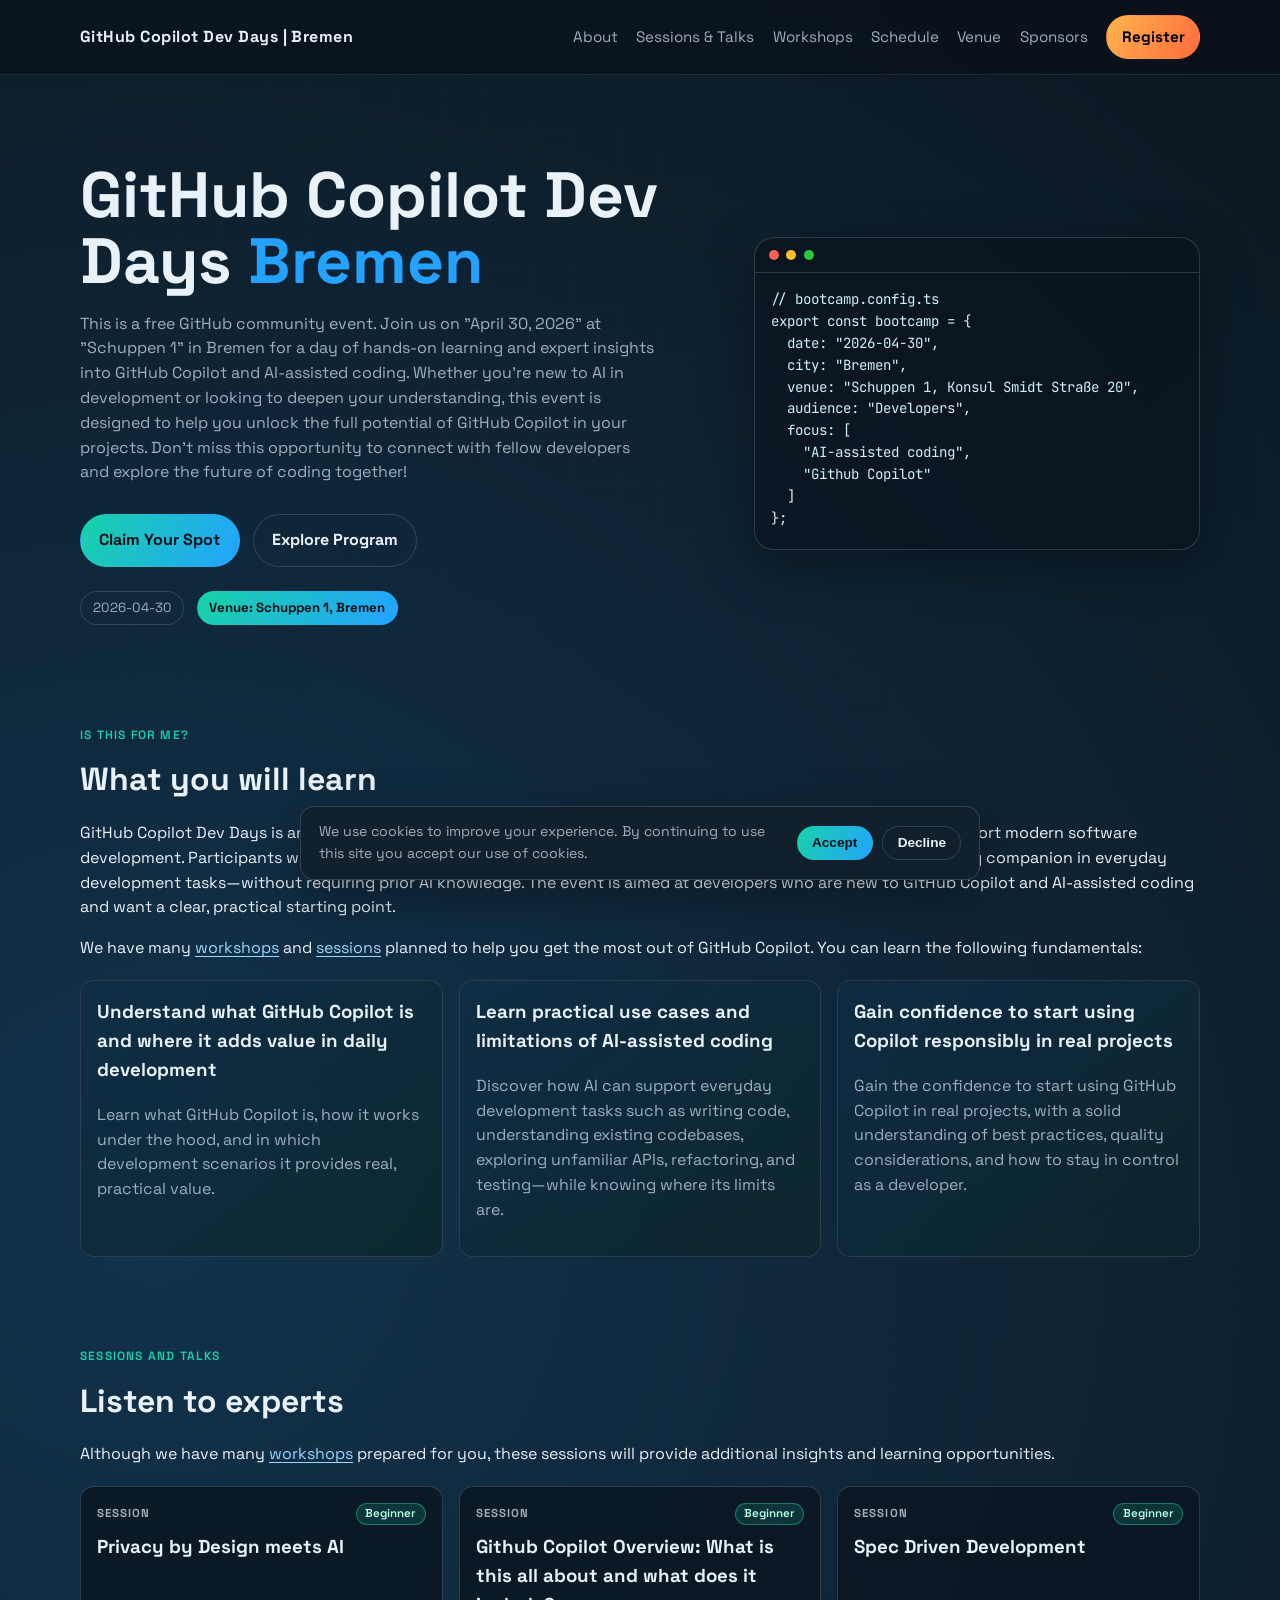
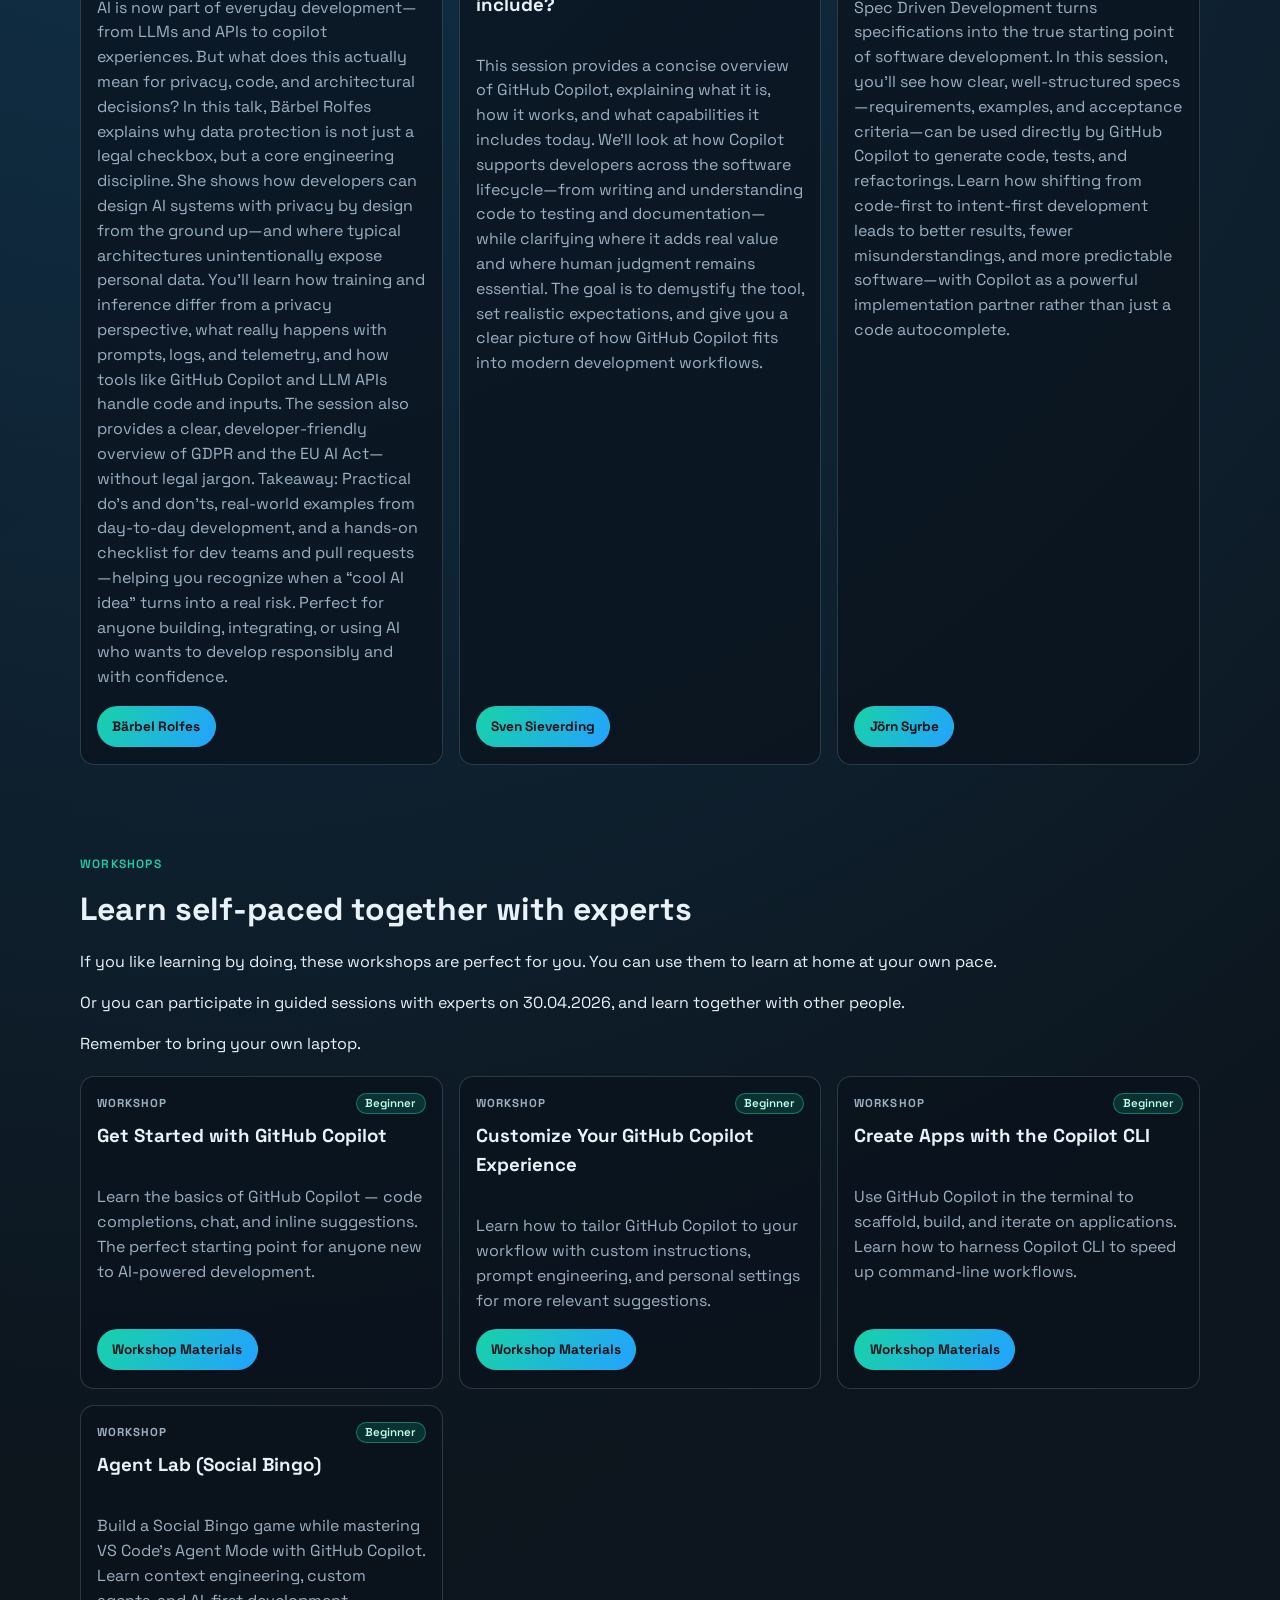
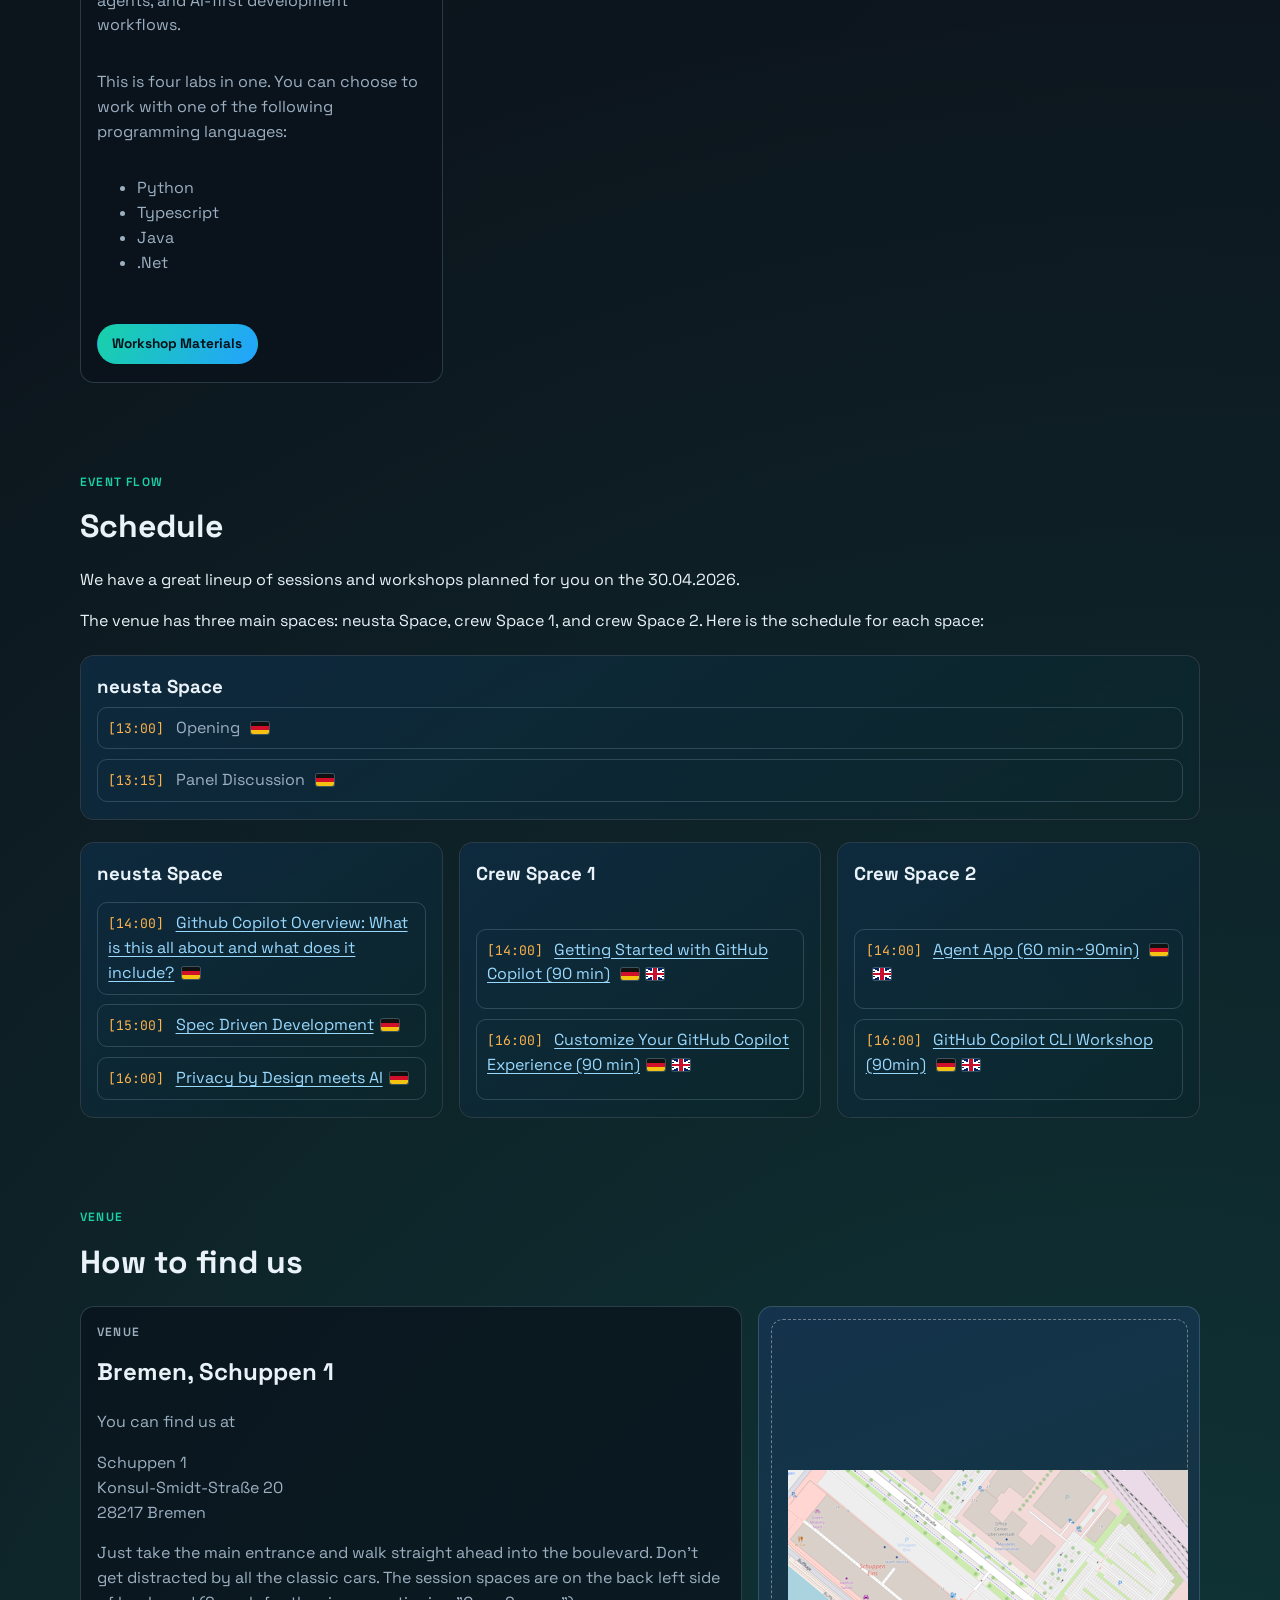
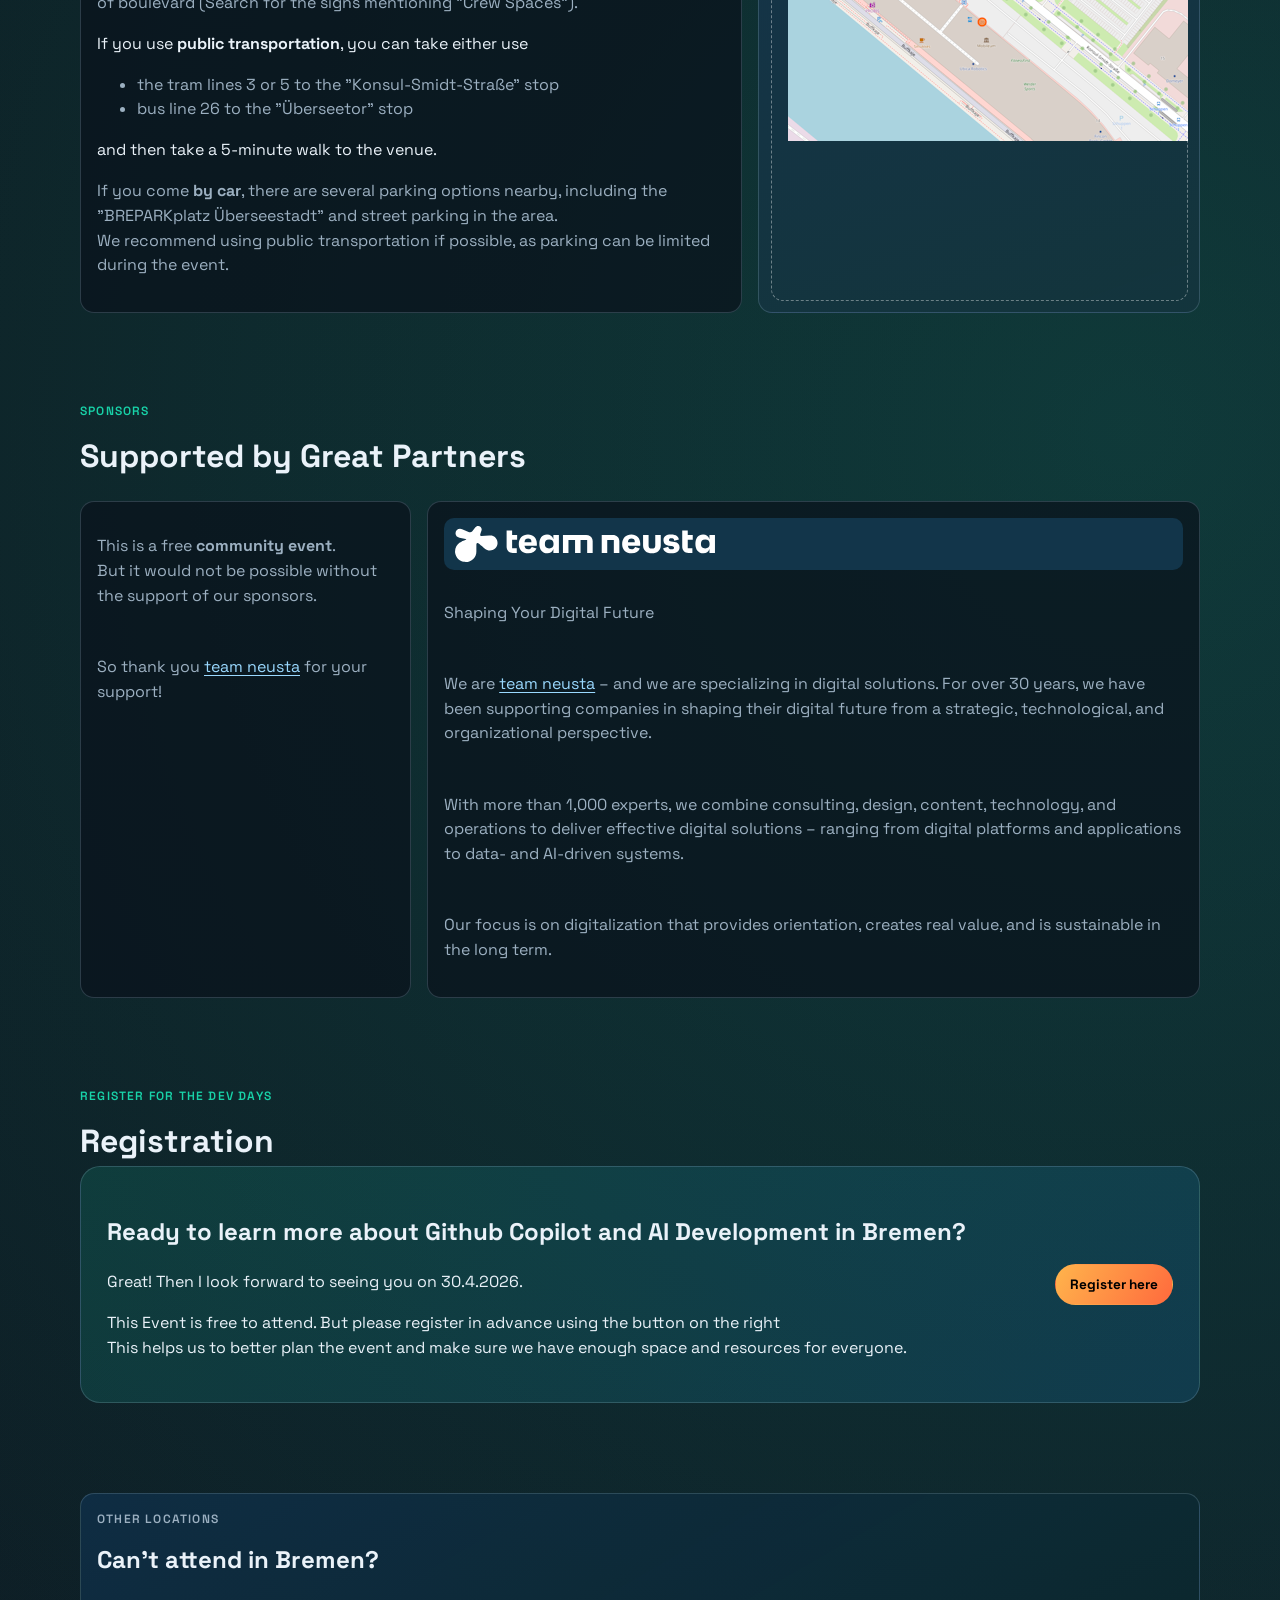
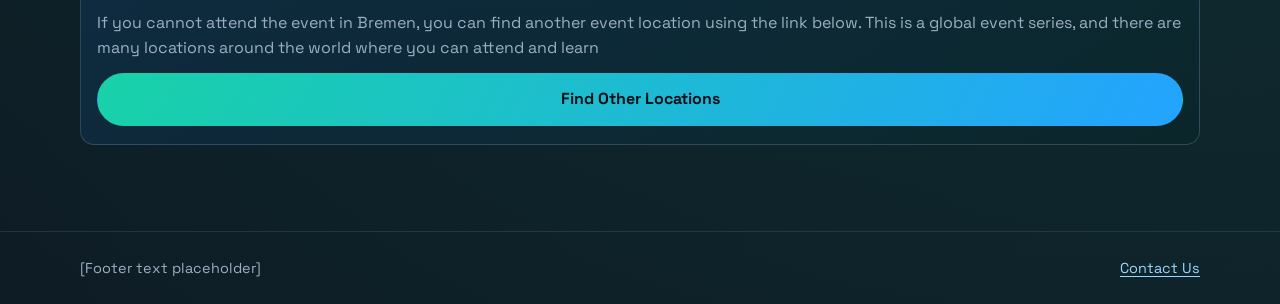
<file: index.html>
<!doctype html>
<html lang="en">

<head>
    <meta charset="UTF-8" />
    <meta name="viewport" content="width=device-width, initial-scale=1.0" />
    <title>GitHub Copilot Dev Days | Bremen</title>
    <link rel="icon" type="image/png" href="favicon.png" data-next-head="">
    <meta name="description" content="Landing page layout for GitHub Copilot Dev Days in Bremen." />
    <link rel="stylesheet" href="styles.css" />
</head>

<body>
    <div class="bg-mesh" aria-hidden="true"></div>

    <header class="site-header">
        <div class="container nav">
            <a class="brand" href="#">GitHub Copilot Dev Days | Bremen</a>
            <nav class="nav-links" aria-label="Main Navigation">
                <a href="#about">About</a>
                <a href="#sessions">Sessions & Talks</a>
                <a href="#workshops">Workshops</a>
                <a href="#schedule">Schedule</a>
                <a href="#venue">Venue</a>
                <a href="#sponsors">Sponsors</a>
                <a href="#register" class="btn btn-small nav-register">Register</a>
            </nav>
        </div>
    </header>

    <main>
        <section class="hero container">
            <div class="hero-copy reveal delay-1">             
                <h1>                    
                   GitHub Copilot Dev Days
                    <span>Bremen</span>
                </h1>
                <p class="lead">
                   This is a free GitHub community event. Join us on "April 30, 2026" at "Schuppen 1" in Bremen for a day of hands-on learning and expert insights into GitHub Copilot and AI-assisted coding. Whether you're new to AI in development or looking to deepen your understanding, this event is designed to help you unlock the full potential of GitHub Copilot in your projects. Don't miss this opportunity to connect with fellow developers and explore the future of coding together!
                </p>
                <div class="hero-actions">
                    <a href="#register" class="btn">Claim Your Spot</a>
                    <a href="#about" class="btn btn-ghost">Explore Program</a>
                </div>
                <ul class="quick-meta" aria-label="Event Highlights">
                    <li>2026-04-30</li>
                    <li class="meta-link-item">
                        <a class="quick-meta-link" href="#venue" aria-label="Jump to venue details">Venue: Schuppen 1,
                            Bremen</a>
                    </li>
                </ul>
            </div>

            <aside class="hero-panel reveal delay-2" aria-label="Code Preview Card">
                <div class="panel-header">
                    <span class="dot red"></span>
                    <span class="dot yellow"></span>
                    <span class="dot green"></span>
                </div>
                <pre><code>// bootcamp.config.ts
export const bootcamp = {
  date: "2026-04-30",
  city: "Bremen",
  venue: "Schuppen 1, Konsul Smidt Straße 20",
  audience: "Developers",
  focus: [
    "AI-assisted coding",
    "Github Copilot"
  ]
};</code></pre>
            </aside>
        </section>

        <section id="about" class="container section reveal delay-3">
            <div class="section-head">
                <p class="kicker">Is this for me?</p>
                <h2>What you will learn</h2>
            </div>
            <p>GitHub Copilot Dev Days is an introductory, hands-on event for developers who want to understand how AI can support modern software development. Participants will learn what GitHub Copilot is, how it works, and how it can be used as a practical coding companion in everyday development tasks—without requiring prior AI knowledge.
The event is aimed at developers who are new to GitHub Copilot and AI-assisted coding and want a clear, practical starting point.</p>
            <p>We have many <a href="#workshops">workshops</a> and <a href="#sessions">sessions</a> planned to help you get the most out of GitHub Copilot. You can learn the following fundamentals:</p>
            <div class="grid cards-3">
                <article class="card card-accent">
                    <h3>Understand what GitHub Copilot is and where it adds value in daily development</h3>                 
                    <p>Learn what GitHub Copilot is, how it works under the hood, and in which development scenarios it provides real, practical value.</p>
                </article>
                <article class="card card-accent">
                    <h3>Learn practical use cases and limitations of AI-assisted coding</h3>
                    <p>Discover how AI can support everyday development tasks such as writing code, understanding existing codebases, exploring unfamiliar APIs, refactoring, and testing—while knowing where its limits are.</p>
                </article>
                <article class="card card-accent">
                    <h3>Gain confidence to start using Copilot responsibly in real projects</h3>                    
                    <p>Gain the confidence to start using GitHub Copilot in real projects, with a solid understanding of best practices, quality considerations, and how to stay in control as a developer.</p>
                </article>
            </div>
        </section>

        <section id="sessions" class="container section reveal delay-2">
            <div class="section-head">
                <p class="kicker">Sessions and Talks</p>
                <h2>Listen to experts</h2>
                <p>Although we have many <a href="#workshops">workshops</a> prepared for you, these sessions will provide additional insights and
                    learning opportunities.</p>
            </div>
            <div class="grid cards-3">
                <article class="card" id="baerbel-session">
                    <div class="session-card-top">
                        <p class="session-label">Session</p>
                        <span class="session-pill">Beginner</span>
                    </div>
                    <h3>Privacy by Design meets AI</h3>
                    <p>AI is now part of everyday development—from LLMs and APIs to copilot experiences. But what does this actually mean for privacy, code, and architectural decisions?
In this talk, Bärbel Rolfes explains why data protection is not just a legal checkbox, but a core engineering discipline. She shows how developers can design AI systems with privacy by design from the ground up—and where typical architectures unintentionally expose personal data.
You’ll learn how training and inference differ from a privacy perspective, what really happens with prompts, logs, and telemetry, and how tools like GitHub Copilot and LLM APIs handle code and inputs. The session also provides a clear, developer-friendly overview of GDPR and the EU AI Act—without legal jargon.
Takeaway: Practical do’s and don’ts, real-world examples from day-to-day development, and a hands-on checklist for dev teams and pull requests—helping you recognize when a “cool AI idea” turns into a real risk.
Perfect for anyone building, integrating, or using AI who wants to develop responsibly and with confidence.</p>
                    <a href="https://www.linkedin.com/in/b%C3%A4rbel-rolfes/" class="btn btn-small session-info">Bärbel Rolfes</a>
                </article>

                <article class="card" id="sven-session">
                    <div class="session-card-top">
                        <p class="session-label">Session</p>
                        <span class="session-pill">Beginner</span>
                    </div>
                    <h3>Github Copilot Overview: What is this all about and what does it include?</h3>
                    <p>This session provides a concise overview of GitHub Copilot, explaining what it is, how it works, and what capabilities it includes today. We’ll look at how Copilot supports developers across the software lifecycle—from writing and understanding code to testing and documentation—while clarifying where it adds real value and where human judgment remains essential. The goal is to demystify the tool, set realistic expectations, and give you a clear picture of how GitHub Copilot fits into modern development workflows.</p>
                    <a href="https://www.linkedin.com/in/sven-sieverding/" class="btn btn-small session-info">Sven
                        Sieverding</a>
                </article>
                  <article class="card" id="joern-session">
                    <div class="session-card-top">
                        <p class="session-label">Session</p>
                        <span class="session-pill">Beginner</span>
                    </div>
                    <h3>Spec Driven Development</h3>
                    <p>Spec Driven Development turns specifications into the true starting point of software development. In this session, you’ll see how clear, well-structured specs—requirements, examples, and acceptance criteria—can be used directly by GitHub Copilot to generate code, tests, and refactorings. Learn how shifting from code-first to intent-first development leads to better results, fewer misunderstandings, and more predictable software—with Copilot as a powerful implementation partner rather than just a code autocomplete.</p>
                    <a href="https://www.linkedin.com/in/j%C3%B6rn-syrbe/" class="btn btn-small session-info">Jörn
                        Syrbe</a>
                </article>
            </div>
        </section>

        <!--
        <section id="call-for-contributors" class="container section reveal delay-4">
            <div class="call-wrap card">
                <div>
                    <p class="kicker">Call for Speakers/Volunteers</p>
                    <h2>We Are still searching for Speakers and Volunteers</h2>
                    <p>
                        We are currently still searching for passionate Speakers and
                        Volunteers to help shape this event in Bremen.
                        <br />
                        If you are interested, please contact us using the webpage linked
                        to the right.
                    </p>
                </div>
                <a href="https://forms.office.com/Pages/ResponsePage.aspx?id=QZTo5b06cEyERbRAh2Q-RsvGFaU-Wk1IndhkAcVPBOhUNDlJWUxEMDkyMUw0Ujg1MkJDWVQ1TTlKRy4u" target="_blank" rel="noopener noreferrer"
                    class="btn">Contact us</a>
            </div>
        </section>
-->
        <section id="workshops" class="container section reveal delay-2">
            <div class="section-head">
                <p class="kicker">Workshops</p>
                <h2>Learn self-paced together with experts</h2>
                <p>If you like learning by doing, these workshops are perfect for you. You can use them to learn at home
                    at your own pace.</p><p>Or you can participate in guided sessions with experts on 30.04.2026, and
                    learn together with other
                    people.</p>
                <p>Remember to bring your own laptop.</p>
            </div>
            <div class="grid cards-3">

                <article class="card">
                    <div class="workshop-card-top">
                        <p class="workshop-label">Workshop</p>
                        <span class="workshop-pill">Beginner</span>
                    </div>
                    <h3>Get Started with GitHub Copilot</h3>
                    <p>Learn the basics of GitHub Copilot — code completions, chat, and inline suggestions. The perfect
                        starting point for anyone new to AI-powered development.</p>
                    <a href="https://github.com/skills/getting-started-with-github-copilot"
                        class="btn btn-small workshop-info">Workshop Materials</a>
                </article>
                <article class="card">
                    <div class="workshop-card-top">
                        <p class="workshop-label">Workshop</p>
                        <span class="workshop-pill">Beginner</span>
                    </div>
                    <h3>Customize Your GitHub Copilot Experience</h3>
                    <p>Learn how to tailor GitHub Copilot to your workflow with custom instructions, prompt engineering,
                        and personal settings for more relevant suggestions.</p>
                    <a href="https://github.com/skills/customize-your-github-copilot-experience"
                        class="btn btn-small workshop-info">Workshop Materials</a>
                </article>
                <article class="card">
                    <div class="workshop-card-top">
                        <p class="workshop-label">Workshop</p>
                        <span class="workshop-pill">Beginner</span>
                    </div>
                    <h3>Create Apps with the Copilot CLI</h3>
                    <p>Use GitHub Copilot in the terminal to scaffold, build, and iterate on applications. Learn how to
                        harness Copilot CLI to speed up command-line workflows.</p>
                    <a href="https://github.com/skills/create-applications-with-the-copilot-cli"
                        class="btn btn-small workshop-info">Workshop Materials</a>
                </article>
                <article class="card" id="agent-lab">
                    <div class="workshop-card-top">
                        <p class="workshop-label">Workshop</p>
                        <span class="workshop-pill">Beginner</span>
                    </div>
                    <h3>Agent Lab (Social Bingo)</h3>
                    <p>Build a Social Bingo game while mastering VS Code's Agent Mode with GitHub Copilot. Learn context
                        engineering, custom agents, and AI-first development workflows.</p>
                    <p>This is four labs in one. You can choose to work with one of the following programming languages:
                    <ul>
                        <li>Python</li>
                        <li>Typescript</li>
                        <li>Java</li>
                        <li>.Net</li>
                    </ul>
                    </p>
                    <a href="https://copilot-dev-days.github.io/#cat-agent-lab"
                        class="btn btn-small workshop-info">Workshop Materials</a>
                </article>
            </div>
        </section>


        <section id="schedule" class="container section reveal delay-3">
            <div class="section-head">
                <p class="kicker">Event Flow</p>
                <h2>Schedule</h2>
                <p>We have a great lineup of sessions and workshops planned for you on the 30.04.2026.</p>
                <p>The venue has three main spaces: neusta Space, crew Space 1, and crew Space 2. Here is the schedule
                    for each space:</p>
            </div>
            <article class="shared-session card card-accent">
                <h3>neusta Space</h3>
                <ul class="track-slots">
                    <li><span class="time">[13:00]</span> Opening <span class="flag flag-de" role="img"
                            aria-label="Speaker speaks german"></span></li>
                    <li><span class="time">[13:15]</span> Panel Discussion <span class="flag flag-de" role="img"
                            aria-label="Speaker speaks german"></span></li>
                </ul>
            </article>
            <div class="parallel-schedule">
                <article class="schedule-track card card-accent">
                    <h3>neusta Space</h3>
                    <ul class="track-slots">
                        <li><span class="time">[14:00]</span> <a href="#sven-session">Github Copilot Overview: What is this all about and what does it include?</a><span class="flag flag-de" role="img"
                                aria-label="Speaker speaks german"></span></li>
                        <li><span class="time">[15:00]</span> <a href="#joern-session">Spec Driven Development</a><span class="flag flag-de" role="img"
                                aria-label="Speaker speaks german"></span></li>
                          <li><span class="time">[16:00]</span> <a href="#baerbel-session">Privacy by Design meets AI</a><span class="flag flag-de" role="img"
                                aria-label="Speaker speaks german"></span></li>
                    </ul>
                </article>
                <article class="schedule-track card card-accent">
                    <h3>Crew Space 1</h3>
                    <ul class="track-slots">
                        <li><span class="time">[14:00]</span> <a href="#workshops">Getting Started with GitHub Copilot
                                (90 min)</a> <span class="flag flag-de" role="img"
                                aria-label="Proctor speaks german"></span><span class="flag flag-uk" role="img"
                                aria-label="Proctor speaks english"></span></li>
                        <li><span class="time">[16:00]</span> <a href="#workshops">Customize Your GitHub Copilot
                                Experience (90 min)</a><span class="flag flag-de" role="img"
                                aria-label="Proctor speaks german"></span><span class="flag flag-uk" role="img"
                                aria-label="Proctor speaks english"></span></li>
                    </ul>
                </article>
                <article class="schedule-track card card-accent">
                    <h3>Crew Space 2</h3>
                    <ul class="track-slots">
                        <li><span class="time">[14:00]</span> <a href="#workshops">Agent App (60 min~90min)</a> <span
                                class="flag flag-de" role="img" aria-label="Proctor speaks german"></span><span
                                class="flag flag-uk" role="img" aria-label="Proctor speaks english"></span></li>
                        <li><span class="time">[16:00]</span> <a href="#agent-lab">GitHub Copilot CLI Workshop
                                (90min)</a> <span class="flag flag-de" role="img"
                                aria-label="Proctor speaks german"></span><span class="flag flag-uk" role="img"
                                aria-label="Proctor speaks english"></span></li>

                    </ul>
                </article>
            </div>
        </section>

        <section id="venue" class="container section reveal delay-4">
            <div class="section-head">
                <p class="kicker">Venue</p>
                <h2>How to find us</h2>
            </div>
            <div class="grid venue-grid">
                <article class="card">
                    <p class="kicker">Venue</p>
                    <h2>Bremen, Schuppen 1</h2>
                    <p>You can find us at </p>
                    <p>Schuppen 1<br />Konsul-Smidt-Straße 20<br />28217 Bremen</p>
                    <p>Just take the main entrance and walk straight ahead into the boulevard. Don't get distracted by
                        all the classic cars. The session spaces are on the back left side of boulevard (Search for the
                        signs mentioning "Crew Spaces").</p>
                    If you use <b>public transportation</b>, you can take either use
                    <ul>
                        <li>the tram lines 3 or 5 to the "Konsul-Smidt-Straße" stop</li>
                        <li>bus line 26 to the "Überseetor" stop</li>
                    </ul>
                    and then take a 5-minute walk to the venue.
                    <p>If you come <b>by car</b>, there are several parking options nearby, including the "BREPARKplatz
                        Überseestadt" and street parking in the area. <br />We recommend using public transportation if
                        possible, as parking can be limited during the event.
                    </p>
                </article>
                <article class="map-card" aria-label="Map Placeholder">
                    <div class="map-inner">
                        <p><a href="https://www.openstreetmap.org/node/2944682550#map=18/53.090804/8.775603" alt="Schuppen
                                1, Konsul-Smidt-Straße 20, 28217 Bremen"><img src="map.png"
                                    alt="Map of Schuppen 1, Konsul-Smidt-Straße 20, 28217 Bremen"></a>


                        </p>
                    </div>
                </article>
            </div>
        </section>
        <section id="sponsors" class="container section reveal delay-4">
            <div class="section-head">
                <p class="kicker">Sponsors</p>
                <h2>Supported by Great Partners</h2>
            </div>
            <div class="sponsor-grid">
                <article class="card sponsor-card" aria-label="Sponsor Information">                  
                    <p>This is a free <b>community event</b>.<br /> But it would not be possible without the support of
                        our sponsors.</p>
                    <p>So thank you <a href="https://www.team-neusta.de/" target="_blank" rel="noopener noreferrer">team
                            neusta</a> for your support!</p>
                </article>
                <article class="card sponsor-card" aria-label="GitHub Sponsor">
                    <div class="sponsor-logo" role="img" aria-label="GitHub logo">
                        <img src="team_neusta-Logo_2025_einzeilig_negativ_RGB.svg" alt="team neusta logo" />
                    </div>
                   <p>Shaping Your Digital Future</p>
<p>We are <a href="https://www.team-neusta.de/" target="_blank" rel="noopener noreferrer">team
                            neusta</a> – and we are specializing in digital solutions. For over 30 years, we have been supporting companies in shaping their digital future from a strategic, technological, and organizational perspective.</p>
<p>With more than 1,000 experts, we combine consulting, design, content, technology, and operations to deliver effective digital solutions – ranging from digital platforms and applications to data- and AI-driven systems.</p>
<p>Our focus is on digitalization that provides orientation, creates real value, and is sustainable in the long term.</p>
                </article>
            </div>
        </section>

        <section id="register" class="container section register reveal delay-4">
            <div class="section-head">
                <p class="kicker">Register for the Dev Days</p>
                <h2>Registration</h2>
            </div>
            <div class="register-wrap">
                <div>
                    <h2>Ready to learn more about Github Copilot and AI Development in Bremen?</h2>
                    <p>Great! Then I look forward to seeing you on 30.4.2026.</p>
                    <p>This Event is free to attend. But please register in advance using the button on the right<br />
                        This helps us to better plan the event and make sure we have enough space and resources for
                        everyone.
                    </p>
                </div>
                <a href="https://luma.com/2i2yyoex" class="btn btn-small nav-register">Register here</a>
            </div>
        </section>

        <section id="other-locations" class="container section reveal delay-4">
            <div class="other-locations card">
                <p class="kicker">Other Locations</p>
                <h2>Can’t attend in Bremen?</h2>
                <p>
                    If you cannot attend the event in Bremen, you can find another event
                    location using the link below. This is a global event series, and there are many locations around
                    the world where you can attend and learn
                </p>
                <a href="https://luma.com/githubcopilotdevdays" target="_blank" rel="noopener noreferrer"
                    class="btn">Find Other Locations</a>
            </div>
        </section>


    </main>

    <footer class="site-footer">
        <div class="container footer-content">
            <p>[Footer text placeholder]</p>
            <p><a href="mailto:sven.sieverding@hec.de">Contact Us</a></p>
        </div>
    </footer>

    <div id="cookie-banner" class="cookie-banner" role="region" aria-label="Cookie consent">
        <p class="cookie-text">
            We use cookies to improve your experience. By continuing to use this site you accept our use of cookies.
        </p>
        <div class="cookie-actions">
            <button id="cookie-accept" class="btn btn-small">Accept</button>
            <button id="cookie-decline" class="btn btn-small btn-ghost">Decline</button>
        </div>
    </div>

    <script>
        (function () {
            var banner = document.getElementById('cookie-banner');
            if (localStorage.getItem('cookieConsent')) {
                banner.style.display = 'none';
            }
            document.getElementById('cookie-accept').addEventListener('click', function () {
            console.log("cookie accepted");
                localStorage.setItem('cookieConsent', 'accepted');
                banner.style.display = 'none';
            });
            document.getElementById('cookie-decline').addEventListener('click', function () {
                console
                localStorage.setItem('cookieConsent', 'declined');
                banner.style.display = 'none';
            });
        })();
    </script>
</body>

</html>
</file>
<file: styles.css>
/* —— Local fonts —— */
@font-face {
  font-family: 'JetBrains Mono';
  font-style: normal;
  font-weight: 400 600;
  font-display: swap;
  src: url('fonts/jetbrains-mono-latin.woff2') format('woff2');
  unicode-range: U+0000-00FF, U+0131, U+0152-0153, U+02BB-02BC, U+02C6, U+02DA, U+02DC, U+0304, U+0308, U+0329, U+2000-206F, U+20AC, U+2122, U+2191, U+2193, U+2212, U+2215, U+FEFF, U+FFFD;
}

@font-face {
  font-family: 'Space Grotesk';
  font-style: normal;
  font-weight: 400 700;
  font-display: swap;
  src: url('fonts/space-grotesk-latin.woff2') format('woff2');
  unicode-range: U+0000-00FF, U+0131, U+0152-0153, U+02BB-02BC, U+02C6, U+02DA, U+02DC, U+0304, U+0308, U+0329, U+2000-206F, U+20AC, U+2122, U+2191, U+2193, U+2212, U+2215, U+FEFF, U+FFFD;
}

:root {
  --bg-1: #0b1117;
  --bg-2: #0e1a24;
  --panel: rgba(10, 18, 28, 0.72);
  --panel-solid: #121f2d;
  --line: rgba(173, 208, 236, 0.2);
  --text: #eaf2f9;
  --muted: #9cb0c1;
  --accent: #18d2a8;
  --accent-2: #23a3ff;
  --warn: #ffb44c;
  --shadow: 0 16px 50px rgba(0, 0, 0, 0.34);
  --radius-lg: 20px;
  --radius-md: 14px;
}

* {
  box-sizing: border-box;
}

html,
body {
  margin: 0;
  padding: 0;
}

body {
  font-family: "Space Grotesk", "Segoe UI", sans-serif;
  color: var(--text);
  background:
    radial-gradient(circle at 12% 18%, rgba(35, 163, 255, 0.22), transparent 34%),
    radial-gradient(circle at 88% 78%, rgba(24, 210, 168, 0.18), transparent 38%),
    linear-gradient(140deg, var(--bg-1) 0%, var(--bg-2) 100%);
  min-height: 100vh;
  line-height: 1.55;
}

a {
  color: #9ad9ff;
  text-underline-offset: 0.18em;
}

a:visited {
  color: #9ad9ff;
}

a:hover {
  color: #c6ecff;
}

a:focus-visible {
  outline: 2px solid var(--accent);
  outline-offset: 2px;
  border-radius: 4px;
}

.bg-mesh {
  position: fixed;
  inset: 0;
  pointer-events: none;
  opacity: 0.3;
  background-image:
    linear-gradient(rgba(173, 208, 236, 0.08) 1px, transparent 1px),
    linear-gradient(90deg, rgba(173, 208, 236, 0.08) 1px, transparent 1px);
  background-size: 44px 44px;
  mask-image: radial-gradient(circle at 40% 25%, black, transparent 72%);
  z-index: -1;
}

.container {
  width: min(1120px, calc(100% - 2.25rem));
  margin-inline: auto;
}

.site-header {
  position: sticky;
  top: 0;
  z-index: 30;
  backdrop-filter: blur(14px);
  background: rgba(8, 14, 22, 0.55);
  border-bottom: 1px solid rgba(173, 208, 236, 0.12);
}

.nav {
  min-height: 74px;
  display: flex;
  align-items: center;
  justify-content: space-between;
  gap: 1rem;
}

.brand {
  text-decoration: none;
  color: var(--text);
  font-weight: 700;
  letter-spacing: 0.03em;
}

.nav-links {
  display: flex;
  align-items: center;
  gap: 1.15rem;
}

.nav-links a {
  color: var(--muted);
  text-decoration: none;
  font-size: 0.95rem;
}

.nav-links a:hover {
  color: var(--text);
}

.hero {
  padding: 5.5rem 0 3.5rem;
  display: grid;
  grid-template-columns: 1.18fr 0.82fr;
  gap: 2rem;
  align-items: center;
}

.kicker {
  color: var(--accent);
  text-transform: uppercase;
  letter-spacing: 0.1em;
  font-size: 0.75rem;
  font-weight: 600;
  margin: 0 0 0.7rem;
}

.hero h1 {
  margin: 0;
  font-size: clamp(2rem, 1.2rem + 3.5vw, 4rem);
  line-height: 1.03;
}

.hero h1 span {
  color: var(--accent-2);
}

.lead {
  color: var(--muted);
  max-width: 58ch;
  margin: 1.05rem 0 1.8rem;
}

.hero-actions {
  display: flex;
  flex-wrap: wrap;
  gap: 0.8rem;
}

.btn {
  display: inline-flex;
  align-items: center;
  justify-content: center;
  text-decoration: none;
  padding: 0.82rem 1.15rem;
  border-radius: 999px;
  border: 1px solid transparent;
  background: linear-gradient(120deg, var(--accent), var(--accent-2));
  color: #031118;
  font-weight: 700;
  transition: transform 180ms ease, box-shadow 180ms ease;
}

.btn:hover {
  transform: translateY(-1px);
  box-shadow: 0 10px 26px rgba(24, 210, 168, 0.22);
}

.btn-ghost {
  background: transparent;
  border-color: var(--line);
  color: var(--text);
}

.btn-small {
  padding: 0.55rem 0.9rem;
  font-size: 0.85rem;
}

.nav-register {
  background: linear-gradient(120deg, #ffb44c, #ff6a3d);
  color: #000000 !important;
}

.nav-register:hover {
  box-shadow: 0 10px 24px rgba(255, 106, 61, 0.32);
}

.quick-meta {
  margin: 1.5rem 0 0;
  padding: 0;
  list-style: none;
  display: flex;
  flex-wrap: wrap;
  gap: 0.8rem;
}

.quick-meta li {
  font-size: 0.83rem;
  color: var(--muted);
  border: 1px solid var(--line);
  border-radius: 999px;
  padding: 0.35rem 0.72rem;
}

.quick-meta .meta-link-item {
  padding: 0;
  border: none;
}

.quick-meta-link {
  display: inline-flex;
  align-items: center;
  text-decoration: none;
  padding: 0.35rem 0.72rem;
  border-radius: 999px;
  border: 1px solid transparent;
  background: linear-gradient(120deg, var(--accent), var(--accent-2));
  color: #031118;
  font-weight: 700;
}

.quick-meta-link:hover {
  transform: translateY(-1px);
  box-shadow: 0 8px 20px rgba(24, 210, 168, 0.24);
}

.hero-panel {
  border: 1px solid var(--line);
  background: var(--panel);
  border-radius: var(--radius-lg);
  box-shadow: var(--shadow);
  overflow: hidden;
}

.panel-header {
  display: flex;
  gap: 0.45rem;
  padding: 0.75rem 0.9rem;
  border-bottom: 1px solid var(--line);
}

.dot {
  width: 10px;
  height: 10px;
  border-radius: 50%;
}

.dot.red {
  background: #ff5f56;
}

.dot.yellow {
  background: #ffbd2e;
}

.dot.green {
  background: #27c93f;
}

pre,
code {
  margin: 0;
  font-family: "JetBrains Mono", Consolas, monospace;
  font-size: 0.88rem;
}

pre {
  padding: 1rem 1rem 1.25rem;
  overflow-x: auto;
  color: #cff0ff;
}

.section {
  padding: 2.8rem 0;
}

.section-head h2 {
  margin: 0;
  font-size: clamp(1.35rem, 1rem + 1.6vw, 2rem);
}

.grid {
  display: grid;
  gap: 1rem;
  margin-top: 1.2rem;
}

.cards-3 {
  grid-template-columns: repeat(3, minmax(0, 1fr));
}

.cards-2 {
  grid-template-columns: repeat(2, minmax(0, 1fr));
}

/* ── Cookie banner ── */
.cookie-banner {
  position: fixed;
  bottom: 1.25rem;
  left: 50%;
  transform: translateX(-50%);
  z-index: 100;
  width: min(680px, calc(100% - 2rem));
  display: flex;
  align-items: center;
  gap: 1rem;
  flex-wrap: wrap;
  justify-content: space-between;
  background: var(--panel-solid);
  border: 1px solid var(--line);
  border-radius: var(--radius-md);
  padding: 0.9rem 1.1rem;
  box-shadow: var(--shadow);
  backdrop-filter: blur(12px);
}

.cookie-text {
  margin: 0;
  color: var(--muted);
  font-size: 0.88rem;
  flex: 1 1 200px;
}

.cookie-actions {
  display: flex;
  gap: 0.6rem;
  flex-shrink: 0;
}

.card {
  border: 1px solid var(--line);
  border-radius: var(--radius-md);
  background: var(--panel);
  padding: 1rem 1rem 1.1rem;
}

.card h3,
.card h2 {
  margin-top: 0;
}

.card p,
.card li {
  color: var(--muted);
}


#sessions .card {
  display: flex;
  flex-direction: column;
}

.session-card-top {
  display: flex;
  align-items: center;
  justify-content: space-between;
  gap: 0.6rem;
  margin-bottom: 0.45rem;
}

.session-label {
  margin: 0;
  font-size: 0.72rem;
  font-weight: 700;
  letter-spacing: 0.09em;
  text-transform: uppercase;
  color: #cfe2f0;
}

.session-pill {
  display: inline-flex;
  align-items: center;
  border: 1px solid rgba(24, 210, 168, 0.45);
  border-radius: 999px;
  background: rgba(24, 210, 168, 0.16);
  color: #b9ffe9;
  font-size: 0.72rem;
  font-weight: 600;
  padding: 0.18rem 0.52rem;
  line-height: 1.2;
}

.session-info {
  margin-top: auto;
  width: fit-content;
}

#workshops .card {
  display: flex;
  flex-direction: column;
}

.workshop-card-top {
  display: flex;
  align-items: center;
  justify-content: space-between;
  gap: 0.6rem;
  margin-bottom: 0.45rem;
}

.workshop-label {
  margin: 0;
  font-size: 0.72rem;
  font-weight: 700;
  letter-spacing: 0.09em;
  text-transform: uppercase;
  color: #cfe2f0;
}

.workshop-pill {
  display: inline-flex;
  align-items: center;
  border: 1px solid rgba(24, 210, 168, 0.45);
  border-radius: 999px;
  background: rgba(24, 210, 168, 0.16);
  color: #b9ffe9;
  font-size: 0.72rem;
  font-weight: 600;
  padding: 0.18rem 0.52rem;
  line-height: 1.2;
}

.workshop-info {
  margin-top: auto;
  width: fit-content;
}

.card-accent {
  position: relative;
  isolation: isolate;
}

.card-accent::before {
  content: "";
  position: absolute;
  inset: 0;
  z-index: -1;
  border-radius: inherit;
  background: linear-gradient(
    145deg,
    rgba(35, 163, 255, 0.14),
    rgba(24, 210, 168, 0.08)
  );
}

.parallel-schedule {
  margin-top: 1.35rem;
  display: grid;
  grid-template-columns: repeat(3, minmax(0, 1fr));
  gap: 1rem;
}

.shared-session {
  margin-top: 1.35rem;
}

.shared-session h3 {
  margin-bottom: 0.35rem;
}

.shared-session p {
  margin: 0;
  color: var(--muted);
}

.schedule-track {
  display: grid;
  gap: 0.8rem;
}

.schedule-track h3 {
  margin-bottom: 0.1rem;
}

.track-slots {
  margin: 0;
  padding: 0;
  list-style: none;
  display: grid;
  gap: 0.6rem;
}

.track-slots li {
  border: 1px solid var(--line);
  border-radius: 10px;
  padding: 0.5rem 0.65rem;
  color: var(--muted);
}

.flag {
  display: inline-block;
  width: 18px;
  height: 12px;
  margin-left: 0.45rem;
  border-radius: 2px;
  vertical-align: -1px;
  box-shadow: 0 0 0 1px rgba(255, 255, 255, 0.2);
}

.flag-de {
  background: linear-gradient(
    to bottom,
    #111111 0 33%,
    #d20f29 33% 66%,
    #f5c211 66% 100%
  );
}

.flag-uk {
  background:
    linear-gradient(90deg, transparent 0 40%, #c8102e 40% 60%, transparent 60% 100%),
    linear-gradient(0deg, transparent 0 40%, #c8102e 40% 60%, transparent 60% 100%),
    linear-gradient(90deg, transparent 0 35%, #ffffff 35% 65%, transparent 65% 100%),
    linear-gradient(0deg, transparent 0 35%, #ffffff 35% 65%, transparent 65% 100%),
    linear-gradient(26deg, transparent 45%, #ffffff 45% 55%, transparent 55%),
    linear-gradient(-26deg, transparent 45%, #ffffff 45% 55%, transparent 55%),
    #012169;
}

.time {
  font-family: "JetBrains Mono", Consolas, monospace;
  color: var(--warn);
  font-size: 0.82rem;
  margin-top: 0.28rem;
  margin-right: 0.45rem;
}

.venue-grid {
  grid-template-columns: 1.2fr 0.8fr;
}

.map-card {
  border: 1px solid var(--line);
  border-radius: var(--radius-md);
  background:
    linear-gradient(160deg, rgba(35, 163, 255, 0.15), rgba(24, 210, 168, 0.12)),
    var(--panel-solid);
  min-height: 240px;
  display: grid;
  place-items: center;
}

.map-inner {
  width: calc(100% - 1.4rem);
  height: calc(100% - 1.4rem);
  border: 1px dashed rgba(255, 255, 255, 0.38);
  border-radius: 12px;
  display: grid;
  place-items: center;
  color: #dbf7ee;
  text-align: center;
  padding: 1rem;
}

.sponsor-grid {
  margin-top: 1.2rem;
  display: grid;
  grid-template-columns: 3fr 7fr;
  gap: 1rem;
}

.sponsor-card {
  display: grid;
  gap: 0.9rem;
  align-items: start;
  align-content: start;
}

.sponsor-logo {
  display: inline-flex;
  align-items: center;
  width: fit-content;
  max-width: 100%;
  background: #12354a;
  border-radius: 10px;
  padding: 0.5rem 0.7rem;
}

.sponsor-logo svg {
  max-width: 100%;
  height: auto;
}

.sponsor-logo img {
  display: block;
  width: min(260px, 100%);
  height: auto;
}

.other-locations {
  display: grid;
  gap: 0.8rem;
  background:
    linear-gradient(150deg, rgba(35, 163, 255, 0.16), rgba(24, 210, 168, 0.08)),
    var(--panel);
}

.other-locations p {
  margin: 0;
}

.call-wrap {
  display: flex;
  justify-content: space-between;
  align-items: center;
  gap: 1rem;
  background:
    linear-gradient(145deg, rgba(255, 180, 76, 0.14), rgba(35, 163, 255, 0.12)),
    var(--panel);
}

.call-wrap p {
  margin: 0.4rem 0 0;
}

.register-wrap {
  border: 1px solid var(--line);
  border-radius: var(--radius-lg);
  background: linear-gradient(130deg, rgba(24, 210, 168, 0.14), rgba(35, 163, 255, 0.14));
  padding: clamp(1rem, 2vw, 2rem);
  display: flex;
  justify-content: space-between;
  align-items: center;
  gap: 1rem;
}

.site-footer {
  border-top: 1px solid rgba(173, 208, 236, 0.12);
  margin-top: 2.6rem;
}

.footer-content {
  min-height: 72px;
  display: flex;
  justify-content: space-between;
  align-items: center;
  gap: 1rem;
  color: var(--muted);
  font-size: 0.9rem;
}

.reveal {
  opacity: 0;
  transform: translateY(18px);
  animation: rise-in 640ms cubic-bezier(0.16, 1, 0.3, 1) forwards;
}

.delay-1 {
  animation-delay: 80ms;
}

.delay-2 {
  animation-delay: 180ms;
}

.delay-3 {
  animation-delay: 280ms;
}

.delay-4 {
  animation-delay: 380ms;
}

@keyframes rise-in {
  to {
    opacity: 1;
    transform: translateY(0);
  }
}

@media (max-width: 980px) {
  .hero {
    grid-template-columns: 1fr;
    padding-top: 4.5rem;
  }

  .cards-3,
  .cards-2,
  .venue-grid,
  .parallel-schedule,
  .sponsor-grid {
    grid-template-columns: 1fr;
  }

  .register-wrap {
    flex-direction: column;
    align-items: flex-start;
  }

  .call-wrap {
    flex-direction: column;
    align-items: flex-start;
  }
}

@media (max-width: 720px) {
  .nav {
    flex-wrap: wrap;
    padding: 0.6rem 0;
  }

  .nav-links {
    width: 100%;
    overflow-x: auto;
    padding-bottom: 0.35rem;
  }

  .footer-content {
    flex-direction: column;
    justify-content: center;
    text-align: center;
    padding: 0.7rem 0;
  }
}
</file>
